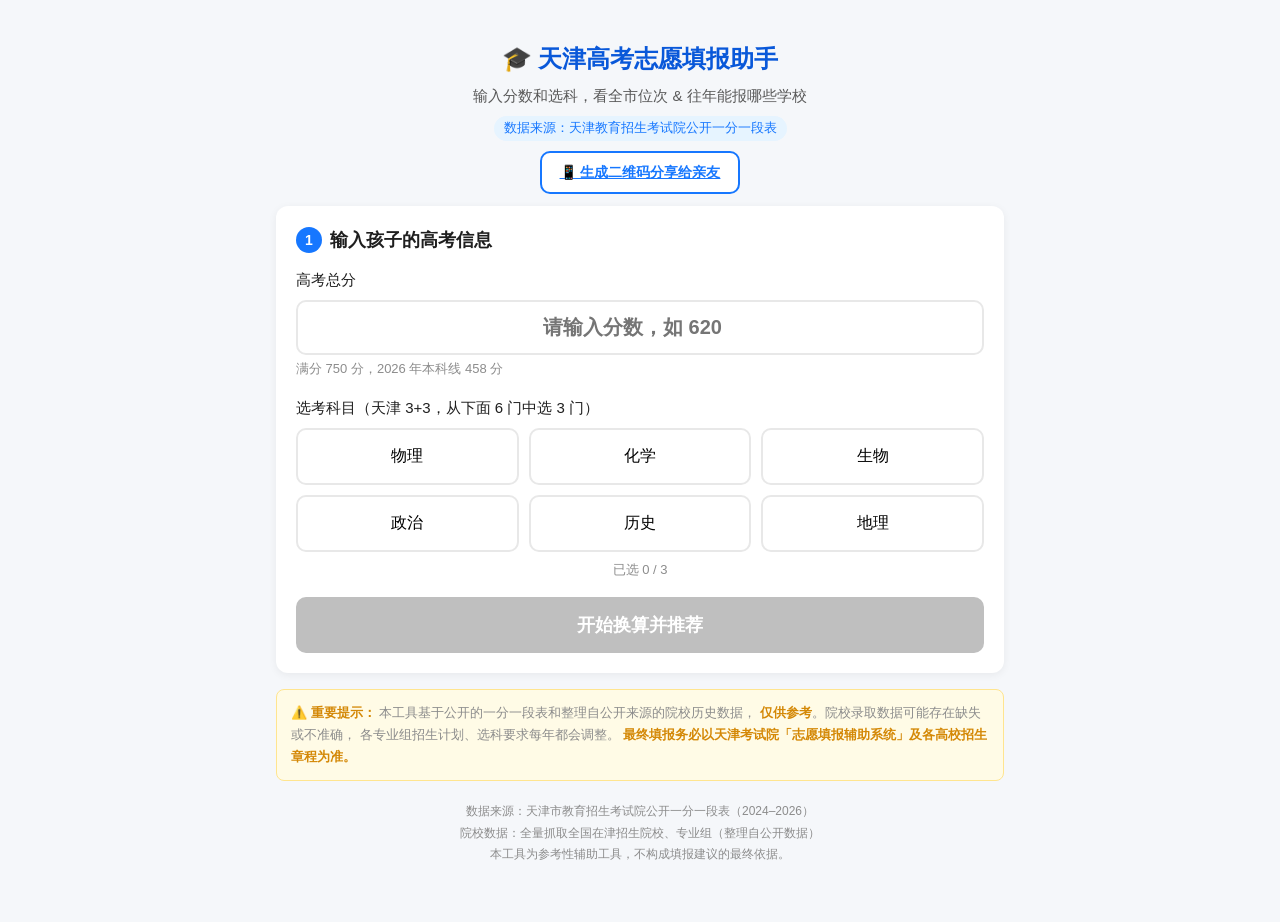
<file: index.html>
<!DOCTYPE html>
<html lang="zh-CN">
  <head>
    <meta charset="UTF-8" />
    <meta
      name="viewport"
      content="width=device-width, initial-scale=1.0, maximum-scale=1.0, user-scalable=no"
    />
    <title>天津高考志愿填报助手 · 位次换算与报考范围指导</title>
    <meta
      name="description"
      content="输入孩子分数和选科，一键换算全市位次、往年等位分，并给出冲稳保报考范围。专为天津高考家长设计。"
    />
    <link rel="stylesheet" href="css/style.css?v=12" />
  </head>
  <body>
    <div class="container">
      <header class="header">
        <h1>🎓 天津高考志愿填报助手</h1>
        <p class="subtitle">输入分数和选科，看全市位次 & 往年能报哪些学校</p>
        <span class="badge">数据来源：天津教育招生考试院公开一分一段表</span>
        <div style="margin-top:10px">
          <a href="share.html" class="btn btn-secondary" style="display:inline-block;width:auto;padding:8px 18px;font-size:14px">📱 生成二维码分享给亲友</a>
        </div>
      </header>

      <!-- 步骤1：输入 -->
      <section class="card" id="inputCard">
        <h2 class="card-title"><span class="num">1</span>输入孩子的高考信息</h2>

        <div class="field">
          <label for="scoreInput">高考总分</label>
          <input
            type="number"
            id="scoreInput"
            class="score-input"
            inputmode="numeric"
            placeholder="请输入分数，如 620"
            min="300"
            max="750"
          />
          <div class="hint" id="scoreHint">满分 750 分，2026 年本科线 458 分</div>
        </div>

        <div class="field">
          <label>选考科目（天津 3+3，从下面 6 门中选 3 门）</label>
          <div class="subject-grid" id="subjectGrid">
            <button type="button" class="subject-chip" data-code="phy">物理</button>
            <button type="button" class="subject-chip" data-code="chem">化学</button>
            <button type="button" class="subject-chip" data-code="bio">生物</button>
            <button type="button" class="subject-chip" data-code="pol">政治</button>
            <button type="button" class="subject-chip" data-code="his">历史</button>
            <button type="button" class="subject-chip" data-code="geo">地理</button>
          </div>
          <div class="subject-count" id="subjectCount">已选 0 / 3</div>
        </div>

        <button class="btn" id="submitBtn" disabled>开始换算并推荐</button>
      </section>

      <!-- 步骤2：位次换算结果 -->
      <section class="card hidden" id="rankCard">
        <h2 class="card-title"><span class="num">2</span>全市位次换算</h2>
        <div class="rank-result">
          <div class="rank-big">
            <span id="rankValue">—</span><small> 名</small>
          </div>
          <div class="rank-label">
            孩子考 <strong id="rankScore">—</strong> 分，在全市排在这个位次
          </div>
          <div class="estimate-notice hidden" id="estimateNotice"></div>
          <p
            style="
              color: var(--text-sub);
              font-size: 14px;
              margin-bottom: 12px;
            "
          >
            同样是这个位次，在往年相当于多少分？（位次法比直接比分更准）
          </p>
          <table class="equiv-table">
            <thead>
              <tr>
                <th>年份</th>
                <th>同位次对应分数</th>
              </tr>
            </thead>
            <tbody id="equivBody"></tbody>
          </table>
        </div>
      </section>

      <!-- 步骤3：报考范围 -->
      <section class="card hidden" id="matchCard">
        <h2 class="card-title"><span class="num">3</span>报考范围参考</h2>
        <p
          style="color: var(--text-sub); font-size: 14px; margin-bottom: 12px"
        >
          下面是结合孩子位次和选科，筛选出的可报院校专业组，按
          <span style="color: var(--chong); font-weight: 600">冲</span> /
          <span style="color: #d48806; font-weight: 600">稳</span> /
          <span style="color: #389e0d; font-weight: 600">保</span>
          三档分组。建议冲的少填、稳的精挑、保的留够。
        </p>

        <div id="bucketsContainer">
          <div class="loading"><div class="spinner"></div><div style="margin-top:10px">正在匹配院校…</div></div>
        </div>
      </section>

      <!-- 风险声明 -->
      <div class="disclaimer">
        <strong>⚠️ 重要提示：</strong>
        本工具基于公开的一分一段表和整理自公开来源的院校历史数据，
        <strong>仅供参考</strong>。院校录取数据可能存在缺失或不准确，
        各专业组招生计划、选科要求每年都会调整。
        <strong
          >最终填报务必以天津考试院「志愿填报辅助系统」及各高校招生章程为准。</strong
        >
      </div>

      <footer class="footer">
        数据来源：天津市教育招生考试院公开一分一段表（2024–2026）<br />
        院校数据：全量抓取全国在津招生院校、专业组（整理自公开数据）<br />
        本工具为参考性辅助工具，不构成填报建议的最终依据。
      </footer>
    </div>

    <script src="js/ranking.js?v=12"></script>
    <script src="js/subject.js?v=12"></script>
    <script src="js/matcher.js?v=12"></script>
    <script src="js/app.js?v=12"></script>
  </body>
</html>
</file>
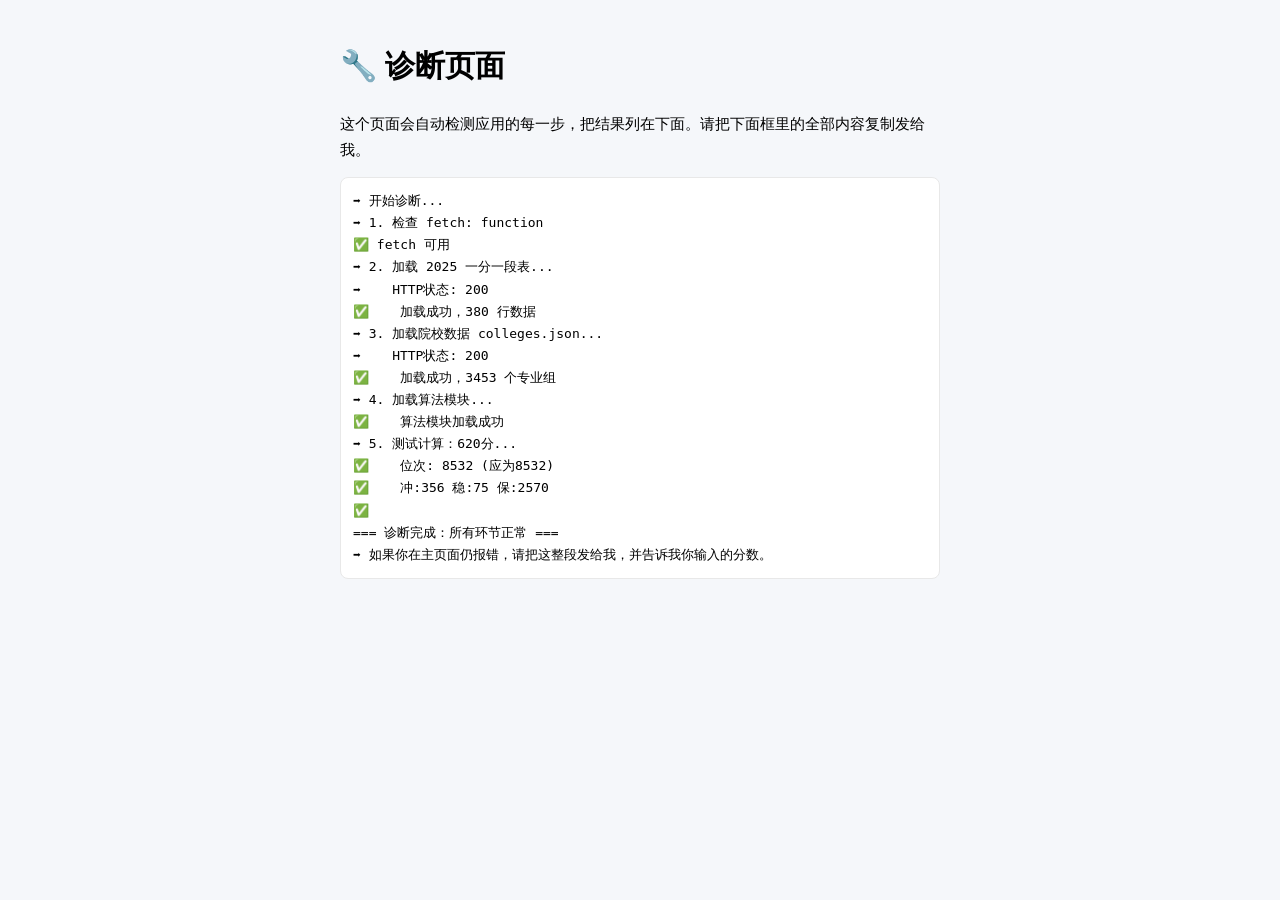
<file: diagnose.html>
<!DOCTYPE html>
<html lang="zh-CN">
<head><meta charset="UTF-8"><meta name="viewport" content="width=device-width,initial-scale=1">
<title>诊断</title><style>
body{font:15px/1.7 -apple-system,sans-serif;padding:20px;max-width:600px;margin:0 auto;background:#f5f7fa}
.ok{color:#389e0d}.bad{color:#cf1322}.log{background:#fff;padding:12px;border-radius:8px;border:1px solid #e8e8e8;white-space:pre-wrap;font-family:Menlo,monospace;font-size:13px;margin-top:12px}
h2{color:#0958d9}
</style></head>
<body>
<h1>🔧 诊断页面</h1>
<p>这个页面会自动检测应用的每一步，把结果列在下面。请把下面框里的全部内容复制发给我。</p>
<div class="log" id="out">正在诊断…</div>
<script>
var logs = [];
function log(msg, type){ logs.push((type==='bad'?'❌ ':type==='ok'?'✅ ':'➡️ ')+msg); document.getElementById('out').textContent = logs.join('\n'); }
window.TJ = window.TJ || {};
(async function(){
  try {
    log('开始诊断...');
    // 1. 检查 fetch
    log('1. 检查 fetch: ' + (typeof fetch));
    if (typeof fetch === 'undefined') { log('fetch 不存在！浏览器太旧', 'bad'); return; }
    log('fetch 可用', 'ok');

    // 2. 加载一分一段表
    log('2. 加载 2025 一分一段表...');
    var r = await fetch('data/score_rank/tianjin_2025.json');
    log('   HTTP状态: ' + r.status);
    if(!r.ok){ log('一分一段表加载失败', 'bad'); return; }
    var d2025 = await r.json();
    log('   加载成功，' + d2025.rows.length + ' 行数据', 'ok');

    // 3. 加载院校数据
    log('3. 加载院校数据 colleges.json...');
    var r2 = await fetch('data/colleges/colleges.json');
    log('   HTTP状态: ' + r2.status);
    if(!r2.ok){ log('院校数据加载失败', 'bad'); return; }
    var colleges = await r2.json();
    log('   加载成功，' + colleges.length + ' 个专业组', 'ok');

    // 4. 加载算法JS（手动eval，因为诊断页独立）
    log('4. 加载算法模块...');
    var s1 = await (await fetch('js/ranking.js?v=3')).text();
    var s2 = await (await fetch('js/subject.js?v=3')).text();
    var s3 = await (await fetch('js/matcher.js?v=3')).text();
    eval(s1); eval(s2); eval(s3);
    log('   算法模块加载成功', 'ok');

    // 5. 测试核心计算（模拟分数620）
    log('5. 测试计算：620分...');
    var conv = await TJ.Ranking.convert(2025, 620, [2024, 2023]);
    log('   位次: ' + conv.rank + ' (应为8532)', conv.rank===8532?'ok':'bad');

    var filtered = colleges.filter(function(g){
      return TJ.Subject.satisfies(['phy','chem','bio'], TJ.Subject.parseRequirement(g.subjectReq));
    });
    var buckets = TJ.Matcher.match(conv.rank, filtered, {preferYears:['2024','2023']});
    log('   冲:'+buckets.chong.length+' 稳:'+buckets.wen.length+' 保:'+buckets.bao.length, 'ok');

    log('\n=== 诊断完成：所有环节正常 ===', 'ok');
    log('如果你在主页面仍报错，请把这整段发给我，并告诉我你输入的分数。');
  } catch(e) {
    log('出错：' + e.message, 'bad');
    log('错误堆栈：' + (e.stack||'').split('\n').slice(0,3).join(' | '), 'bad');
  }
})();
</script>
</body></html>
</file>
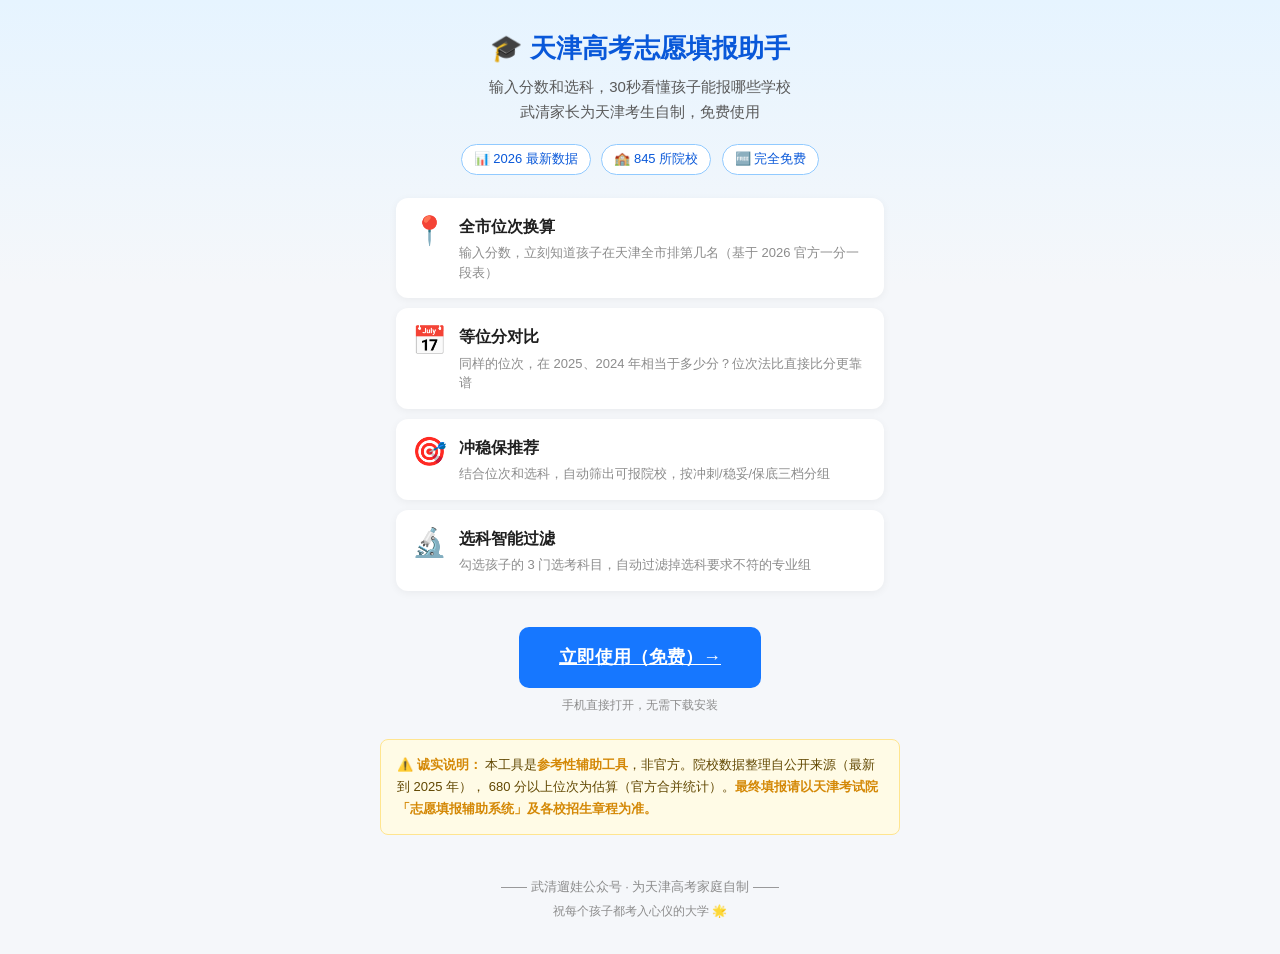
<file: landing.html>
<!DOCTYPE html>
<html lang="zh-CN">
<head>
<meta charset="UTF-8">
<meta name="viewport" content="width=device-width,initial-scale=1">
<title>天津高考志愿填报助手 · 武清家长自制</title>
<link rel="stylesheet" href="css/style.css?v=8">
<style>
body{background:linear-gradient(180deg,#e6f4ff 0%,#f5f7fa 30%)}
.hero{text-align:center;padding:32px 16px 20px}
.hero h1{font-size:26px;color:#0958d9;margin-bottom:8px;line-height:1.3}
.hero .sub{color:#595959;font-size:15px;line-height:1.7;margin-bottom:16px}
.hero .tag{display:inline-block;background:#fff;border:1px solid #91caff;color:#0958d9;padding:4px 12px;border-radius:20px;font-size:13px;margin:3px}
.features{max-width:520px;margin:0 auto 20px;padding:0 16px}
.feat{background:#fff;border-radius:12px;padding:16px;margin-bottom:10px;box-shadow:0 2px 8px rgba(0,0,0,.05);display:flex;gap:12px;align-items:flex-start}
.feat .ico{font-size:28px;flex-shrink:0;line-height:1.2}
.feat h3{font-size:16px;margin-bottom:4px;color:#1f1f1f}
.feat p{font-size:13px;color:#8c8c8c;line-height:1.5}
.cta{text-align:center;padding:16px 16px 8px}
.cta .btn{display:inline-block;width:auto;padding:16px 40px;font-size:18px}
.data-note{text-align:center;color:#8c8c8c;font-size:12px;margin-top:8px;line-height:1.6}
.trust{max-width:520px;margin:16px auto;padding:14px 16px;background:#fffbe6;border:1px solid #ffe58f;border-radius:8px;font-size:13px;color:#614700;line-height:1.7}
.trust strong{color:#d48806}
.author{text-align:center;padding:24px 16px 32px;color:#8c8c8c;font-size:13px;line-height:1.8}
</style>
</head>
<body>
<div class="hero">
  <h1>🎓 天津高考志愿填报助手</h1>
  <p class="sub">输入分数和选科，30秒看懂孩子能报哪些学校<br>武清家长为天津考生自制，免费使用</p>
  <span class="tag">📊 2026 最新数据</span>
  <span class="tag">🏫 845 所院校</span>
  <span class="tag">🆓 完全免费</span>
</div>

<div class="features">
  <div class="feat">
    <div class="ico">📍</div>
    <div><h3>全市位次换算</h3><p>输入分数，立刻知道孩子在天津全市排第几名（基于 2026 官方一分一段表）</p></div>
  </div>
  <div class="feat">
    <div class="ico">📅</div>
    <div><h3>等位分对比</h3><p>同样的位次，在 2025、2024 年相当于多少分？位次法比直接比分更靠谱</p></div>
  </div>
  <div class="feat">
    <div class="ico">🎯</div>
    <div><h3>冲稳保推荐</h3><p>结合位次和选科，自动筛出可报院校，按冲刺/稳妥/保底三档分组</p></div>
  </div>
  <div class="feat">
    <div class="ico">🔬</div>
    <div><h3>选科智能过滤</h3><p>勾选孩子的 3 门选考科目，自动过滤掉选科要求不符的专业组</p></div>
  </div>
</div>

<div class="cta">
  <a href="index.html" class="btn">立即使用（免费）→</a>
  <div class="data-note">手机直接打开，无需下载安装</div>
</div>

<div class="trust">
  <strong>⚠️ 诚实说明：</strong>
  本工具是<strong>参考性辅助工具</strong>，非官方。院校数据整理自公开来源（最新到 2025 年），
  680 分以上位次为估算（官方合并统计）。<strong>最终填报请以天津考试院「志愿填报辅助系统」及各校招生章程为准。</strong>
</div>

<div class="author">
  —— 武清遛娃公众号 · 为天津高考家庭自制 ——<br>
  <span style="font-size:12px">祝每个孩子都考入心仪的大学 🌟</span>
</div>
</body>
</html>
</file>
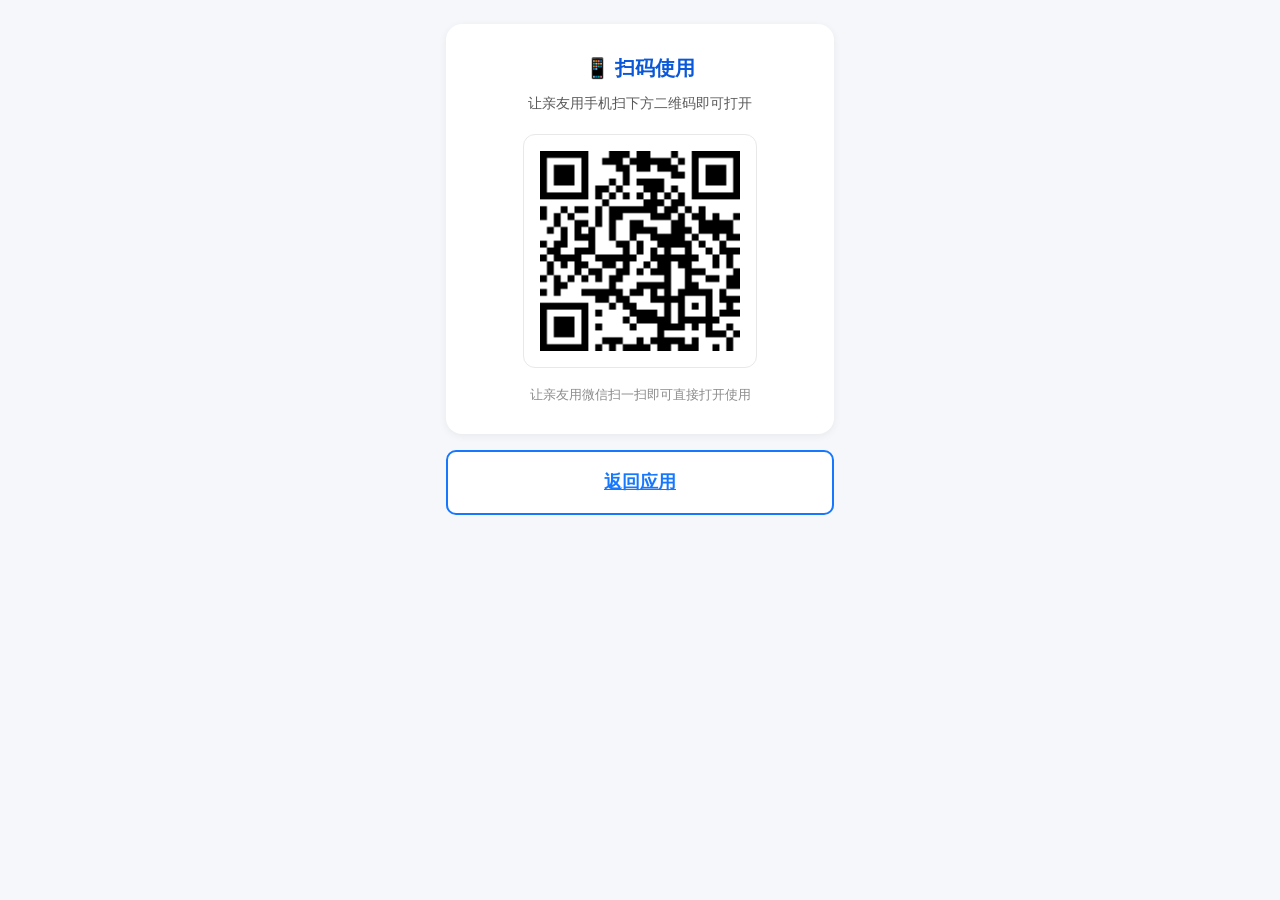
<file: share.html>
<!DOCTYPE html>
<html lang="zh-CN">
<head><meta charset="UTF-8">
<meta name="viewport" content="width=device-width,initial-scale=1">
<title>分享 · 天津高考志愿填报助手</title>
<link rel="stylesheet" href="css/style.css?v=4">
<style>
body{background:var(--bg)}
.share-wrap{max-width:420px;margin:0 auto;padding:24px 16px;text-align:center}
.share-card{background:#fff;border-radius:16px;box-shadow:var(--shadow);padding:28px 20px;margin-bottom:16px}
.share-card h2{color:var(--primary-dark);font-size:20px;margin-bottom:8px}
.share-card .sub{color:var(--text-sub);font-size:14px;margin-bottom:20px}
#qrcode{display:inline-block;padding:16px;background:#fff;border:1px solid var(--border);border-radius:12px}
#qrcode img,#qrcode canvas{display:block;width:200px;height:200px}
.tip{color:var(--text-light);font-size:13px;line-height:1.7;margin-top:8px}
</style></head>
<body>
<div class="share-wrap">
  <div class="share-card">
    <h2>📱 扫码使用</h2>
    <p class="sub">让亲友用手机扫下方二维码即可打开</p>
    <div id="qrcode">生成中…</div>
    <div class="tip">
      让亲友用微信扫一扫即可直接打开使用
    </div>
  </div>
  <a href="./" class="btn btn-secondary">返回应用</a>
</div>
<script src="js/lib/qrcode.min.js"></script>
<script>
(function(){
  // 二维码指向落地页（功能介绍页），而非直接应用首页
  var url = location.origin + location.pathname.replace(/share\.html$/, '') + 'landing.html';
  // 用 qrcode-generator 生成
  try {
    var qr = qrcode(0, 'M');
    qr.addData(url);
    qr.make();
    document.getElementById('qrcode').innerHTML = qr.createImgTag(4, 0);
  } catch(e) {
    document.getElementById('qrcode').innerHTML = '<img src="https://api.qrserver.com/v1/create-qr-code/?size=200x200&data='+encodeURIComponent(url)+'" width="200" height="200" alt="二维码">';
  }
})();
</script>
</body></html>
</file>
<file: css/style.css>
:root {
  --primary: #1677ff;
  --primary-dark: #0958d9;
  --chong: #ff4d4f;
  --chong-bg: #fff1f0;
  --wen: #faad14;
  --wen-bg: #fffbe6;
  --bao: #52c41a;
  --bao-bg: #f6ffed;
  --text: #1f1f1f;
  --text-sub: #595959;
  --text-light: #8c8c8c;
  --border: #e8e8e8;
  --bg: #f5f7fa;
  --card: #ffffff;
  --radius: 12px;
  --shadow: 0 2px 8px rgba(0, 0, 0, 0.06);
}

* {
  box-sizing: border-box;
  margin: 0;
  padding: 0;
}

html {
  -webkit-text-size-adjust: 100%;
}

body {
  font-family: -apple-system, BlinkMacSystemFont, "Segoe UI", "PingFang SC",
    "Hiragino Sans GB", "Microsoft YaHei", sans-serif;
  background: var(--bg);
  color: var(--text);
  line-height: 1.6;
  font-size: 16px;
}

.container {
  max-width: 760px;
  margin: 0 auto;
  padding: 16px;
}

/* 头部 */
.header {
  text-align: center;
  padding: 24px 16px 12px;
}
.header h1 {
  font-size: 24px;
  color: var(--primary-dark);
  margin-bottom: 6px;
}
.header .subtitle {
  color: var(--text-sub);
  font-size: 15px;
}
.header .badge {
  display: inline-block;
  margin-top: 8px;
  padding: 2px 10px;
  background: #e6f4ff;
  color: var(--primary);
  border-radius: 20px;
  font-size: 13px;
}

/* 卡片 */
.card {
  background: var(--card);
  border-radius: var(--radius);
  box-shadow: var(--shadow);
  padding: 20px;
  margin-bottom: 16px;
}
.card-title {
  font-size: 18px;
  font-weight: 600;
  margin-bottom: 14px;
  display: flex;
  align-items: center;
  gap: 8px;
}
.card-title .num {
  width: 26px;
  height: 26px;
  background: var(--primary);
  color: #fff;
  border-radius: 50%;
  display: inline-flex;
  align-items: center;
  justify-content: center;
  font-size: 14px;
}

/* 输入区 */
.field {
  margin-bottom: 16px;
}
.field label {
  display: block;
  font-size: 15px;
  font-weight: 500;
  margin-bottom: 8px;
  color: var(--text);
}
.field .hint {
  font-size: 13px;
  color: var(--text-light);
  margin-top: 4px;
}
.score-input {
  width: 100%;
  padding: 14px 16px;
  font-size: 20px;
  border: 2px solid var(--border);
  border-radius: 10px;
  text-align: center;
  font-weight: 600;
  color: var(--primary-dark);
  transition: border-color 0.2s;
}
.score-input:focus {
  outline: none;
  border-color: var(--primary);
}

/* 选科勾选 */
.subject-grid {
  display: grid;
  grid-template-columns: repeat(3, 1fr);
  gap: 10px;
}
.subject-chip {
  position: relative;
  padding: 16px 8px;
  border: 2px solid var(--border);
  border-radius: 10px;
  text-align: center;
  cursor: pointer;
  font-size: 16px;
  font-weight: 500;
  background: #fff;
  transition: all 0.15s;
  user-select: none;
}
.subject-chip:hover {
  border-color: var(--primary);
}
.subject-chip.selected {
  border-color: var(--primary);
  background: #e6f4ff;
  color: var(--primary-dark);
}
.subject-chip input {
  position: absolute;
  opacity: 0;
  pointer-events: none;
}
.subject-count {
  text-align: center;
  margin-top: 8px;
  font-size: 13px;
  color: var(--text-light);
}
.subject-count.ok {
  color: var(--bao);
  font-weight: 600;
}
.subject-count.warn {
  color: var(--chong);
}

/* 按钮 */
.btn {
  display: block;
  width: 100%;
  padding: 16px;
  font-size: 18px;
  font-weight: 600;
  border: none;
  border-radius: 10px;
  background: var(--primary);
  color: #fff;
  cursor: pointer;
  transition: background 0.2s;
}
.btn:hover {
  background: var(--primary-dark);
}
.btn:disabled {
  background: #bfbfbf;
  cursor: not-allowed;
}
.btn-secondary {
  background: #fff;
  color: var(--primary);
  border: 2px solid var(--primary);
}
.btn-secondary:hover {
  background: #e6f4ff;
}

/* 结果区 - 位次 */
.rank-result {
  text-align: center;
  padding: 8px 0;
}
.rank-big {
  font-size: 48px;
  font-weight: 700;
  color: var(--primary-dark);
  line-height: 1.1;
}
.rank-big small {
  font-size: 16px;
  color: var(--text-sub);
  font-weight: 400;
}
.rank-label {
  color: var(--text-sub);
  margin: 6px 0 16px;
}
.equiv-table {
  width: 100%;
  border-collapse: collapse;
  margin-top: 10px;
  font-size: 15px;
}
.equiv-table th,
.equiv-table td {
  padding: 10px;
  text-align: center;
  border-bottom: 1px solid var(--border);
}
.equiv-table th {
  color: var(--text-sub);
  font-weight: 500;
  background: #fafafa;
}
.equiv-table td.score {
  font-size: 20px;
  font-weight: 700;
  color: var(--primary-dark);
}

/* 结果区 - 冲稳保 */
.bucket {
  border-radius: var(--radius);
  overflow: hidden;
  margin-bottom: 16px;
  border: 1px solid var(--border);
}
.bucket-header {
  padding: 14px 16px;
  font-weight: 600;
  font-size: 16px;
  display: flex;
  justify-content: space-between;
  align-items: center;
  color: #fff;
  cursor: pointer;
  user-select: none;
  transition: background 0.15s;
}
.bucket-header:hover {
  filter: brightness(0.95);
}
.bucket-header:focus-visible {
  outline: 3px solid rgba(255, 255, 255, 0.5);
  outline-offset: -3px;
}
.bucket-header.chong {
  background: var(--chong);
}
.bucket-header.wen {
  background: var(--wen);
}
.bucket-header.bao {
  background: var(--bao);
}
.bucket-title {
  flex: 1;
  min-width: 0;
}
.bucket-desc {
  opacity: 0.85;
  font-size: 13px;
  font-weight: 400;
}
.bucket-right {
  display: flex;
  align-items: center;
  gap: 8px;
  flex-shrink: 0;
}
.collapse-arrow {
  font-size: 12px;
  width: 16px;
  text-align: center;
  opacity: 0.9;
}
.bucket-header .count {
  background: rgba(255, 255, 255, 0.25);
  padding: 2px 10px;
  border-radius: 12px;
  font-size: 13px;
}
.bucket-body {
  background: var(--card);
}
.bucket-body.collapsed {
  display: none;
}
.group-card {
  padding: 14px 16px;
  border-bottom: 1px solid var(--border);
}
.group-card:last-child {
  border-bottom: none;
}
.group-name {
  font-weight: 600;
  font-size: 16px;
  margin-bottom: 2px;
}
.group-meta {
  font-size: 13px;
  color: var(--text-light);
  margin-bottom: 8px;
}
.group-tags {
  display: flex;
  flex-wrap: wrap;
  gap: 6px;
  align-items: center;
}
.tag {
  font-size: 12px;
  padding: 2px 8px;
  border-radius: 10px;
  background: #f0f0f0;
  color: var(--text-sub);
}
.tag.subj {
  background: #e6f4ff;
  color: var(--primary-dark);
}
.tag.hint {
  font-weight: 500;
}
.tag.hint.chong {
  background: var(--chong-bg);
  color: var(--chong);
}
.tag.hint.wen {
  background: var(--wen-bg);
  color: #d48806;
}
.tag.hint.bao {
  background: var(--bao-bg);
  color: #389e0d;
}
.group-hist {
  font-size: 12px;
  color: var(--text-light);
  margin-top: 6px;
}

.empty {
  text-align: center;
  padding: 20px;
  color: var(--text-light);
  font-size: 14px;
}

/* 估算位次提示（高分段官方未细分） */
.estimate-notice {
  background: #fff7e6;
  border: 1px solid #ffd591;
  border-radius: 8px;
  padding: 10px 12px;
  font-size: 13px;
  color: #ad6800;
  line-height: 1.6;
  margin-bottom: 12px;
  text-align: left;
}
.estimate-notice strong {
  color: #d46b08;
}

/* 搜索框 */
.search-wrap {
  margin-bottom: 16px;
}
.search-input {
  width: 100%;
  padding: 14px 16px;
  font-size: 16px;
  border: 2px solid var(--border);
  border-radius: 10px;
  background: #fff;
  box-sizing: border-box;
  transition: border-color 0.2s;
}
.search-input:focus {
  outline: none;
  border-color: var(--primary);
}
/* 加载更多按钮 */
.load-more {
  text-align: center;
  padding: 12px 16px;
}
.load-more .btn {
  width: auto;
  display: inline-block;
  padding: 10px 28px;
  font-size: 14px;
}

/* 风险声明 */
.disclaimer {
  font-size: 13px;
  color: var(--text-light);
  background: #fffbe6;
  border: 1px solid #ffe58f;
  border-radius: 8px;
  padding: 12px 14px;
  line-height: 1.7;
}
.disclaimer strong {
  color: #d48806;
}

.footer {
  text-align: center;
  padding: 20px 16px 40px;
  color: var(--text-light);
  font-size: 12px;
  line-height: 1.8;
}

.hidden {
  display: none;
}

/* 加载中 */
.loading {
  text-align: center;
  padding: 40px;
  color: var(--text-light);
}
.spinner {
  display: inline-block;
  width: 28px;
  height: 28px;
  border: 3px solid var(--border);
  border-top-color: var(--primary);
  border-radius: 50%;
  animation: spin 0.8s linear infinite;
}
@keyframes spin {
  to {
    transform: rotate(360deg);
  }
}

/* 移动端适配 */
@media (max-width: 480px) {
  .container {
    padding: 12px;
  }
  .header h1 {
    font-size: 20px;
  }
  .rank-big {
    font-size: 38px;
  }
  .subject-grid {
    gap: 8px;
  }
  .subject-chip {
    padding: 12px 4px;
    font-size: 15px;
  }
}

/* 密码门 */
.gate {
  position: fixed;
  inset: 0;
  background: linear-gradient(135deg, #e6f4ff 0%, #f5f7fa 100%);
  display: flex;
  align-items: center;
  justify-content: center;
  z-index: 9999;
  padding: 20px;
}
.gate-card {
  background: #fff;
  border-radius: 16px;
  box-shadow: 0 8px 30px rgba(0, 0, 0, 0.1);
  padding: 32px 24px;
  max-width: 320px;
  width: 100%;
  text-align: center;
}
.gate-card h2 {
  color: var(--primary-dark);
  font-size: 20px;
  margin-bottom: 6px;
}
.gate-card p {
  color: var(--text-sub);
  font-size: 13px;
  margin-bottom: 18px;
}
.gate input {
  width: 100%;
  padding: 14px;
  font-size: 18px;
  text-align: center;
  border: 2px solid var(--border);
  border-radius: 10px;
  letter-spacing: 4px;
  margin-bottom: 12px;
}
.gate input:focus {
  outline: none;
  border-color: var(--primary);
}
.gate .err {
  color: var(--chong);
  font-size: 13px;
  min-height: 18px;
  margin-bottom: 8px;
}

/* 二维码分享 */
.share-bar {
  text-align: center;
  padding: 16px 0;
}
.share-bar .qrcode {
  display: inline-block;
  padding: 12px;
  background: #fff;
  border-radius: 10px;
  border: 1px solid var(--border);
}
.share-bar .qrcode img,
.share-bar .qrcode canvas {
  display: block;
}
.share-bar .share-tip {
  color: var(--text-sub);
  font-size: 13px;
  margin-top: 8px;
}
</file>
